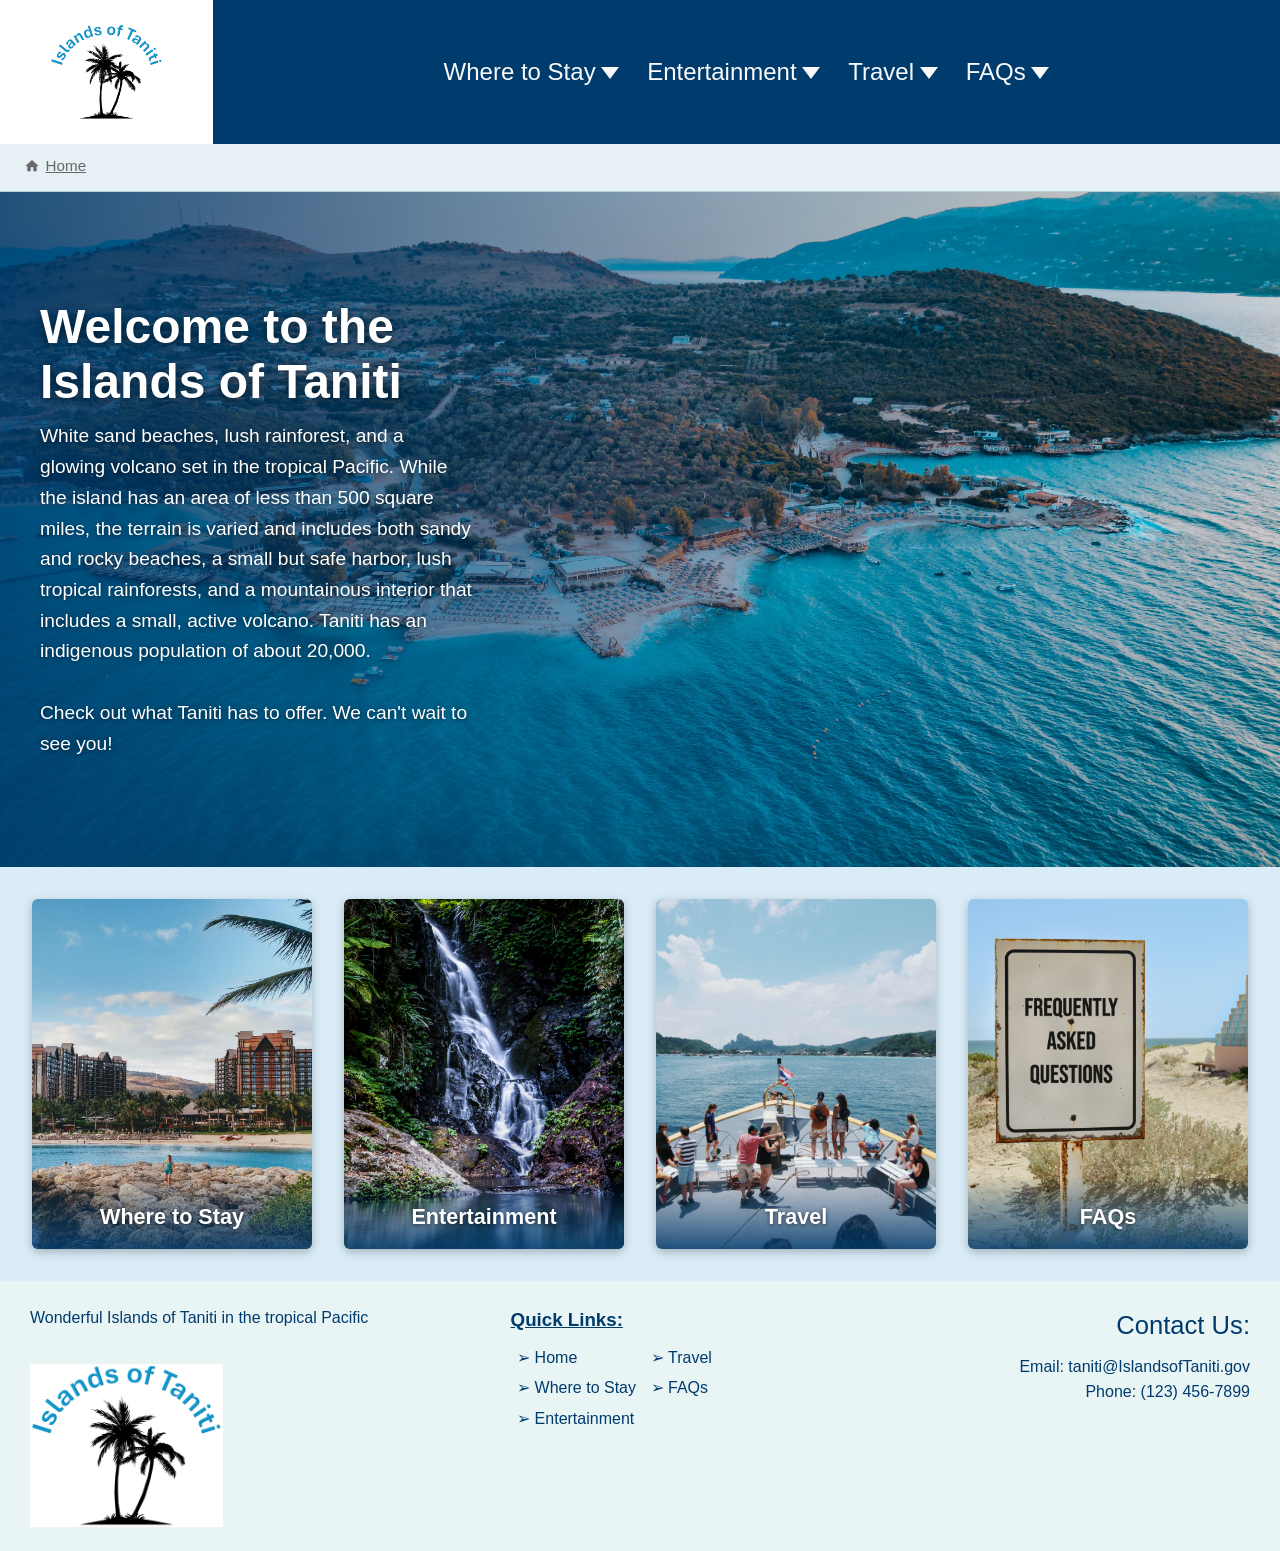
<file: index.html>
<!doctype html>
<html lang="en">
  <head>
    <meta charset="UTF-8" />
    <meta name="viewport" content="width=device-width, initial-scale=1.0" />
    <title>Islands of Taniti</title>
    <link rel="stylesheet" href="style.css" />
  </head>
  <body>
    <header class="site-header">
      <a class="logo" href="index.html">
        <img src="assets/logo.png" alt="Islands of Taniti Logo" />
      </a>

      <nav class="main-nav" aria-label="Main">
        <ul>
          <li class="has-dropdown">
            <a href="stay.html">Where to Stay</a>
            <ul class="dropdown">
              <li><a href="stay.html">Hotels and Hostels</a></li>
              <li><a href="stay.html">Resorts</a></li>
            </ul>
          </li>
          <li class="has-dropdown">
            <a href="entertainment.html">Entertainment</a>
            <ul class="dropdown">
              <li><a href="entertainment.html#beaches">Beaches</a></li>
              <li>
                <a href="entertainment.html#rainforestAndVolcano"
                  >Rainforest and Volcano</a
                >
              </li>
              <li><a href="entertainment.html#City">Taniti City</a></li>
              <li>
                <a href="entertainment.html#foodAndDrink">Food and Drink</a>
              </li>
            </ul>
          </li>
          <li class="has-dropdown">
            <a href="travel.html">Travel</a>
            <ul class="dropdown">
              <li><a href="travel.html#airAndSea">Air and Sea Travel</a></li>
              <li>
                <a href="travel.html#onIslandTransport"
                  >Transportation on the Island</a
                >
              </li>
            </ul>
          </li>
          <li class="has-dropdown">
            <a href="FAQs.html">FAQs</a>
            <ul class="dropdown">
              <li><a href="FAQs.html">FAQs</a></li>
            </ul>
          </li>
        </ul>
      </nav>
    </header>

    <nav class="breadcrumbs" aria-label="Breadcrumb">
      <ol>
        <li>
          <a href="index.html">
            <svg
              viewBox="0 0 24 24"
              width="16"
              height="16"
              fill="currentColor"
              aria-hidden="true"
            >
              <path d="M12 3 2 12h3v8h5v-6h4v6h5v-8h3z" />
            </svg>
            Home
          </a>
        </li>
      </ol>
    </nav>

    <main>
      <section class="landing">
        <img
          class="landing-photo"
          src="assets/landing.jpg"
          alt="Aerial view of the Islands of Taniti"
        /><!-- source: https://unsplash.com/photos/coastal-town-with-blue-water-and-distant-hills-H5SWkmDs4NA-->
        <div class="landing-text">
          <h1>Welcome to the Islands of Taniti</h1>
          <p>
            White sand beaches, lush rainforest, and a glowing volcano set in
            the tropical Pacific. While the island has an area of less than 500
            square miles, the terrain is varied and includes both sandy and
            rocky beaches, a small but safe harbor, lush tropical rainforests,
            and a mountainous interior that includes a small, active volcano.
            Taniti has an indigenous population of about 20,000. <br /><br />
            Check out what Taniti has to offer. We can't wait to see you!
          </p>
        </div>
      </section>

      <section class="home-links" aria-label="Explore the website">
        <a class="home-card" href="stay.html">
          <img src="assets/home-stay.jpg" alt="A beachfront resort" />
          <!--source: https://unsplash.com/photos/people-on-beach-during-daytime-iso9ebB7itw-->
          <span>Where to Stay</span>
        </a>
        <a class="home-card" href="entertainment.html">
          <img src="assets/home-entertainment.jpg" alt="A white sand beach" />
          <!--source: https://unsplash.com/photos/time-lapse-photography-of-waterfalls-JOfW3MPjVp4-->
          <span>Entertainment</span>
        </a>
        <a class="home-card" href="travel.html">
          <!--source: https://unsplash.com/photos/a-group-of-people-sitting-on-a-boat-in-the-water-cuXy50k7ysI-->
          <img
            src="assets/home-travel.jpg"
            alt="A ferry arriving at the island"
          />
          <span>Travel</span>
        </a>
        <a class="home-card" href="FAQs.html">
          <img src="assets/home-faqs.jpg" alt="A signpost on the beach" />
          <!--source: https://unsplash.com/photos/a-sign-that-says-beach-access-no-motorized-vehicles-enmfwy6HcSA-->
          <span>FAQs</span>
        </a>
      </section>
    </main>

    <footer class="site-footer">
      <div class="footer-about">
        <p>Wonderful Islands of Taniti in the tropical Pacific</p>
        <br />
        <a href="index.html"
          ><img
            src="assets/logo.png"
            alt="Islands of Taniti Logo"
            width="50%"
            height="50%"
        /></a>
      </div>

      <nav class="footer-links" aria-label="Quick links">
        <h3>Quick Links:</h3>
        <ul>
          <li><a href="index.html">Home</a></li>
          <li><a href="stay.html">Where to Stay</a></li>
          <li><a href="entertainment.html">Entertainment</a></li>
          <li><a href="travel.html">Travel</a></li>
          <li><a href="FAQs.html">FAQs</a></li>
        </ul>
      </nav>

      <div class="footer-contact">
        <h3>Contact Us:</h3>
        <p>
          Email:
          <a href="mailto:taniti@IslandsofTaniti.gov"
            >taniti@IslandsofTaniti.gov</a
          ><br />
          Phone: (123) 456-7899<br />
        </p>
      </div>
    </footer>
  </body>
</html>
</file>
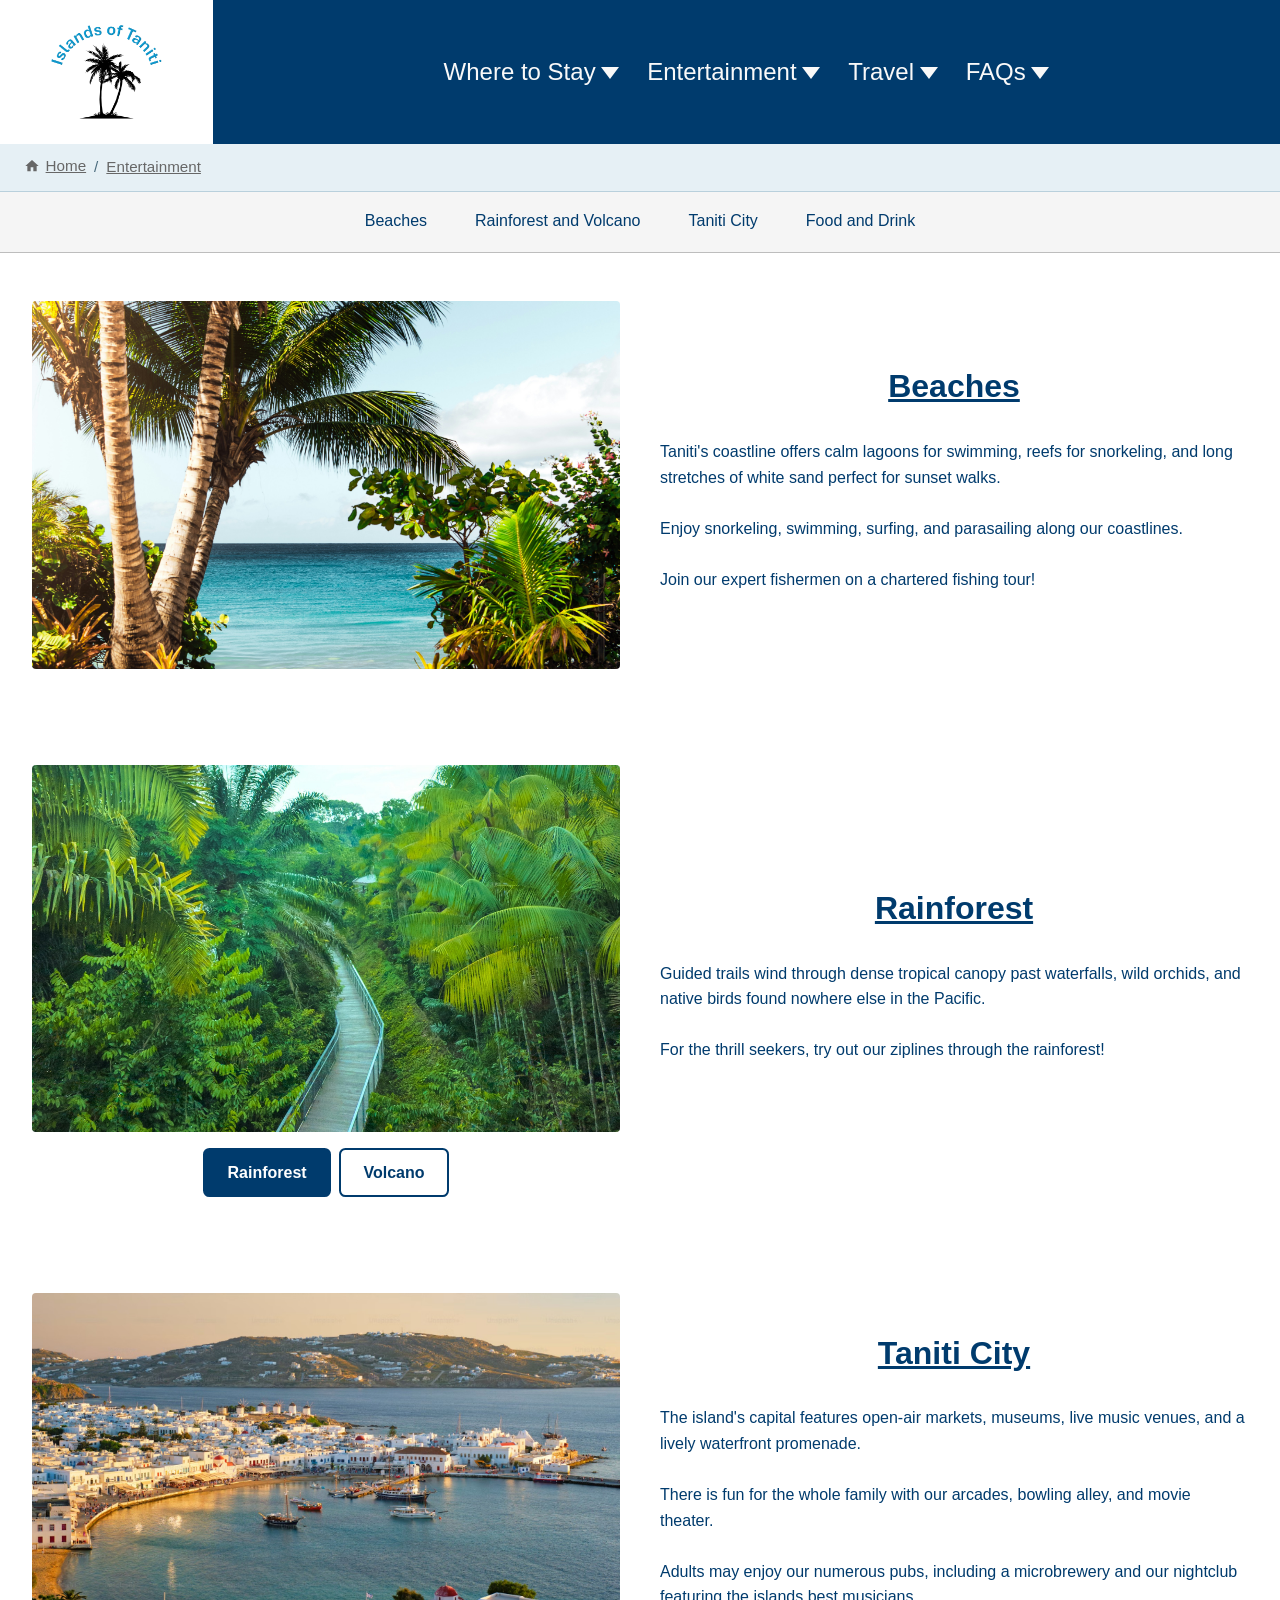
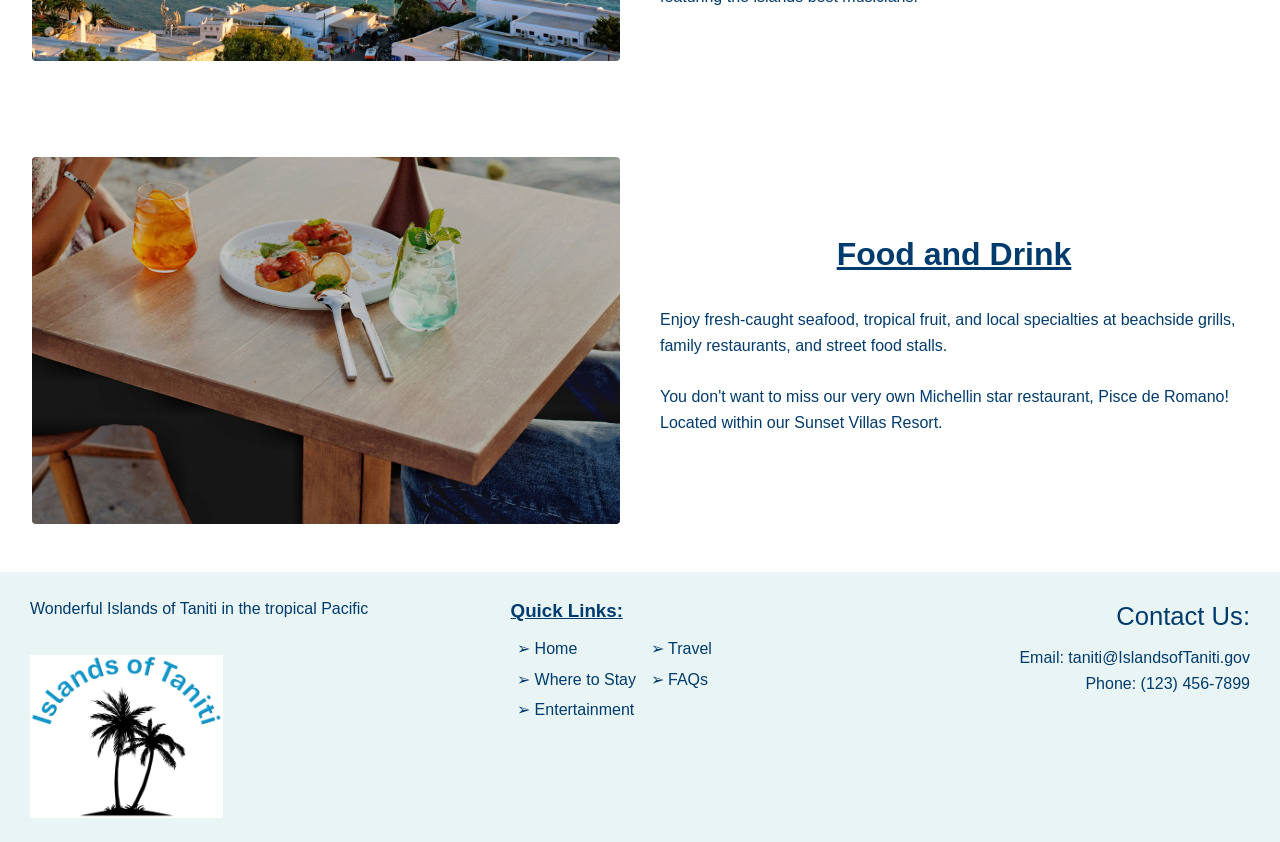
<file: entertainment.html>
<!doctype html>
<html lang="en">
  <head>
    <meta charset="UTF-8" />
    <meta name="viewport" content="width=device-width, initial-scale=1.0" />
    <title>Islands of Taniti</title>
    <link rel="stylesheet" href="style.css" />
  </head>
  <body>
    <header class="site-header">
      <a class="logo" href="index.html">
        <img src="assets/logo.png" alt="Islands of Taniti Logo" />
      </a>

      <nav class="main-nav" aria-label="Main">
        <ul>
          <li class="has-dropdown">
            <a href="stay.html">Where to Stay</a>
            <ul class="dropdown">
              <li><a href="stay.html">Hotels and Hostels</a></li>
              <li><a href="stay.html">Resorts</a></li>
            </ul>
          </li>
          <li class="has-dropdown">
            <a href="entertainment.html">Entertainment</a>
            <ul class="dropdown">
              <li><a href="entertainment.html#beaches">Beaches</a></li>
              <li>
                <a href="entertainment.html#rainforestAndVolcano"
                  >Rainforest and Volcano</a
                >
              </li>
              <li><a href="entertainment.html#City">Taniti City</a></li>
              <li>
                <a href="entertainment.html#foodAndDrink">Food and Drink</a>
              </li>
            </ul>
          </li>
          <li class="has-dropdown">
            <a href="travel.html">Travel</a>
            <ul class="dropdown">
              <li><a href="travel.html#airAndSea">Air and Sea Travel</a></li>
              <li>
                <a href="travel.html#onIslandTransport"
                  >Transportation on the Island</a
                >
              </li>
            </ul>
          </li>
          <li class="has-dropdown">
            <a href="FAQs.html">FAQs</a>
            <ul class="dropdown">
              <li><a href="FAQs.html">FAQs</a></li>
            </ul>
          </li>
        </ul>
      </nav>
    </header>

    <nav class="breadcrumbs" aria-label="Breadcrumb">
      <ol>
        <li>
          <a href="index.html">
            <svg
              viewBox="0 0 24 24"
              width="16"
              height="16"
              fill="currentColor"
              aria-hidden="true"
            >
              <path d="M12 3 2 12h3v8h5v-6h4v6h5v-8h3z" />
            </svg>
            Home
          </a>
        </li>
        <li><a href="entertainment.html">Entertainment</a></li>
      </ol>
    </nav>

    <div class="page-layout">
      <aside class="side-nav">
        <nav aria-label="On this page">
          <ul>
            <li><a href="#beaches">Beaches</a></li>
            <li><a href="#rainforestAndVolcano">Rainforest and Volcano</a></li>
            <li><a href="#City">Taniti City</a></li>
            <li><a href="#foodAndDrink">Food and Drink</a></li>
          </ul>
        </nav>
      </aside>

      <main class="page-main">
        <section class="ent-row ent-cream" id="beaches">
          <div class="ent-image">
            <img src="assets/beaches.jpg" alt="A white sand beach on Taniti" />
            <!-- source https://unsplash.com/photos/coconut-tree-on-beach-DH_u2aV3nGM-->
          </div>
          <div class="ent-text">
            <h2>Beaches</h2>
            <p>
              Taniti's coastline offers calm lagoons for swimming, reefs for
              snorkeling, and long stretches of white sand perfect for sunset
              walks. <br /><br />
              Enjoy snorkeling, swimming, surfing, and parasailing along our
              coastlines. <br /><br />
              Join our expert fishermen on a chartered fishing tour!
            </p>
          </div>
        </section>

        <section class="ent-row ent-blue ent-reverse" id="rainforestAndVolcano">
          <div class="ent-image">
            <img
              id="nature-img"
              src="assets/rainforest.jpg"
              alt="Taniti rainforest"
            />
            <!-- source:https://unsplash.com/photos/a-wooden-walkway-in-the-middle-of-a-forest-kYqk5kxs6uA -->
            <div
              class="stay-toggle"
              role="group"
              aria-label="Choose rainforest or volcano"
            >
              <button type="button" data-type="rainforest" aria-pressed="true">
                Rainforest
              </button>
              <button type="button" data-type="volcano" aria-pressed="false">
                Volcano
              </button>
            </div>
          </div>
          <div class="ent-text" id="nature-text" aria-live="polite">
            <h2>Rainforest</h2>
            <p>
              Guided trails wind through dense tropical canopy past waterfalls,
              wild orchids, and native birds found nowhere else in the Pacific.
              <br /><br />
              For the thrill seekers, try out our ziplines through the
              rainforest!
            </p>
          </div>
        </section>

        <section class="ent-row ent-cream" id="City">
          <div class="ent-image">
            <img src="assets/city.jpg" alt="Taniti City waterfront" />
            <!-- source: https://unsplash.com/photos/mykonos-town-harbor-and-windmills-xLuDstkYxbQ -->
          </div>
          <div class="ent-text">
            <h2>Taniti City</h2>
            <p>
              The island's capital features open-air markets, museums, live
              music venues, and a lively waterfront promenade. <br /><br />
              There is fun for the whole family with our arcades, bowling alley,
              and movie theater. <br /><br />
              Adults may enjoy our numerous pubs, including a microbrewery and
              our nightclub featuring the islands best musicians.
            </p>
          </div>
        </section>

        <section class="ent-row ent-blue ent-reverse" id="foodAndDrink">
          <div class="ent-image">
            <img
              src="assets/food.jpg"
              alt="Fresh seafood and tropical drinks"
            />
            <!-- source:https://unsplash.com/photos/a-man-and-a-woman-sitting-at-a-table-with-a-plate-of-food-dCBGMFARncQ -->
          </div>
          <div class="ent-text">
            <h2>Food and Drink</h2>
            <p>
              Enjoy fresh-caught seafood, tropical fruit, and local specialties
              at beachside grills, family restaurants, and street food stalls.
              <br /><br />
              You don't want to miss our very own Michellin star restaurant,
              Pisce de Romano! Located within our Sunset Villas Resort.
            </p>
          </div>
        </section>
      </main>

      <script>
        const natureData = {
          rainforest: {
            img: "assets/rainforest.jpg", <!-- source:https://unsplash.com/photos/a-wooden-walkway-in-the-middle-of-a-forest-kYqk5kxs6uA -->
            alt: "Taniti rainforest",
            title: "Rainforest",
            text: "Guided trails wind through dense tropical canopy past waterfalls, wild orchids, and native birds found nowhere else in the Pacific. <br /><br /> For the thrill seekers, try out our ziplines through the rainforest!",
          },
          volcano: {
            img: "assets/volcano.jpg", <!-- source: https://unsplash.com/photos/a-beach-with-a-mountain-in-the-background-ul_L9MW7P6g-->
            alt: "Taniti volcano",
            title: "Volcano",
            text: "With our own active volcano, Mount Vormir, see the powers of the earth up close! <br /><br /> Hike to the crater rim for sweeping views, or join a sunrise tour to see steaming vents and black lava fields up close.",
          },
        };

        const natureImg = document.getElementById("nature-img");
        const natureText = document.getElementById("nature-text");
        const natureButtons = document.querySelectorAll(
          "#rainforestAndVolcano .stay-toggle button",
        );

        natureButtons.forEach((btn) => {
          btn.addEventListener("click", () => {
            const d = natureData[btn.dataset.type];
            natureImg.src = d.img;
            natureImg.alt = d.alt;
            natureText.innerHTML = `<h2>${d.title}</h2><p>${d.text}</p>`;
            natureButtons.forEach((b) =>
              b.setAttribute("aria-pressed", b === btn),
            );
          });
        });
      </script>
    </div>

    <footer class="site-footer">
      <div class="footer-about">
        <p>Wonderful Islands of Taniti in the tropical Pacific</p>
        <br />
        <a href="index.html"
          ><img
            src="assets/logo.png"
            alt="Islands of Taniti Logo"
            width="50%"
            height="50%"
        /></a>
      </div>

      <nav class="footer-links" aria-label="Quick links">
        <h3>Quick Links:</h3>
        <ul>
          <li><a href="index.html">Home</a></li>
          <li><a href="stay.html">Where to Stay</a></li>
          <li><a href="entertainment.html">Entertainment</a></li>
          <li><a href="travel.html">Travel</a></li>
          <li><a href="FAQs.html">FAQs</a></li>
        </ul>
      </nav>

      <div class="footer-contact">
        <h3>Contact Us:</h3>
        <p>
          Email:
          <a href="mailto:taniti@IslandsofTaniti.gov"
            >taniti@IslandsofTaniti.gov</a
          ><br />
          Phone: (123) 456-7899<br />
        </p>
      </div>
    </footer>
  </body>
</html>
</file>
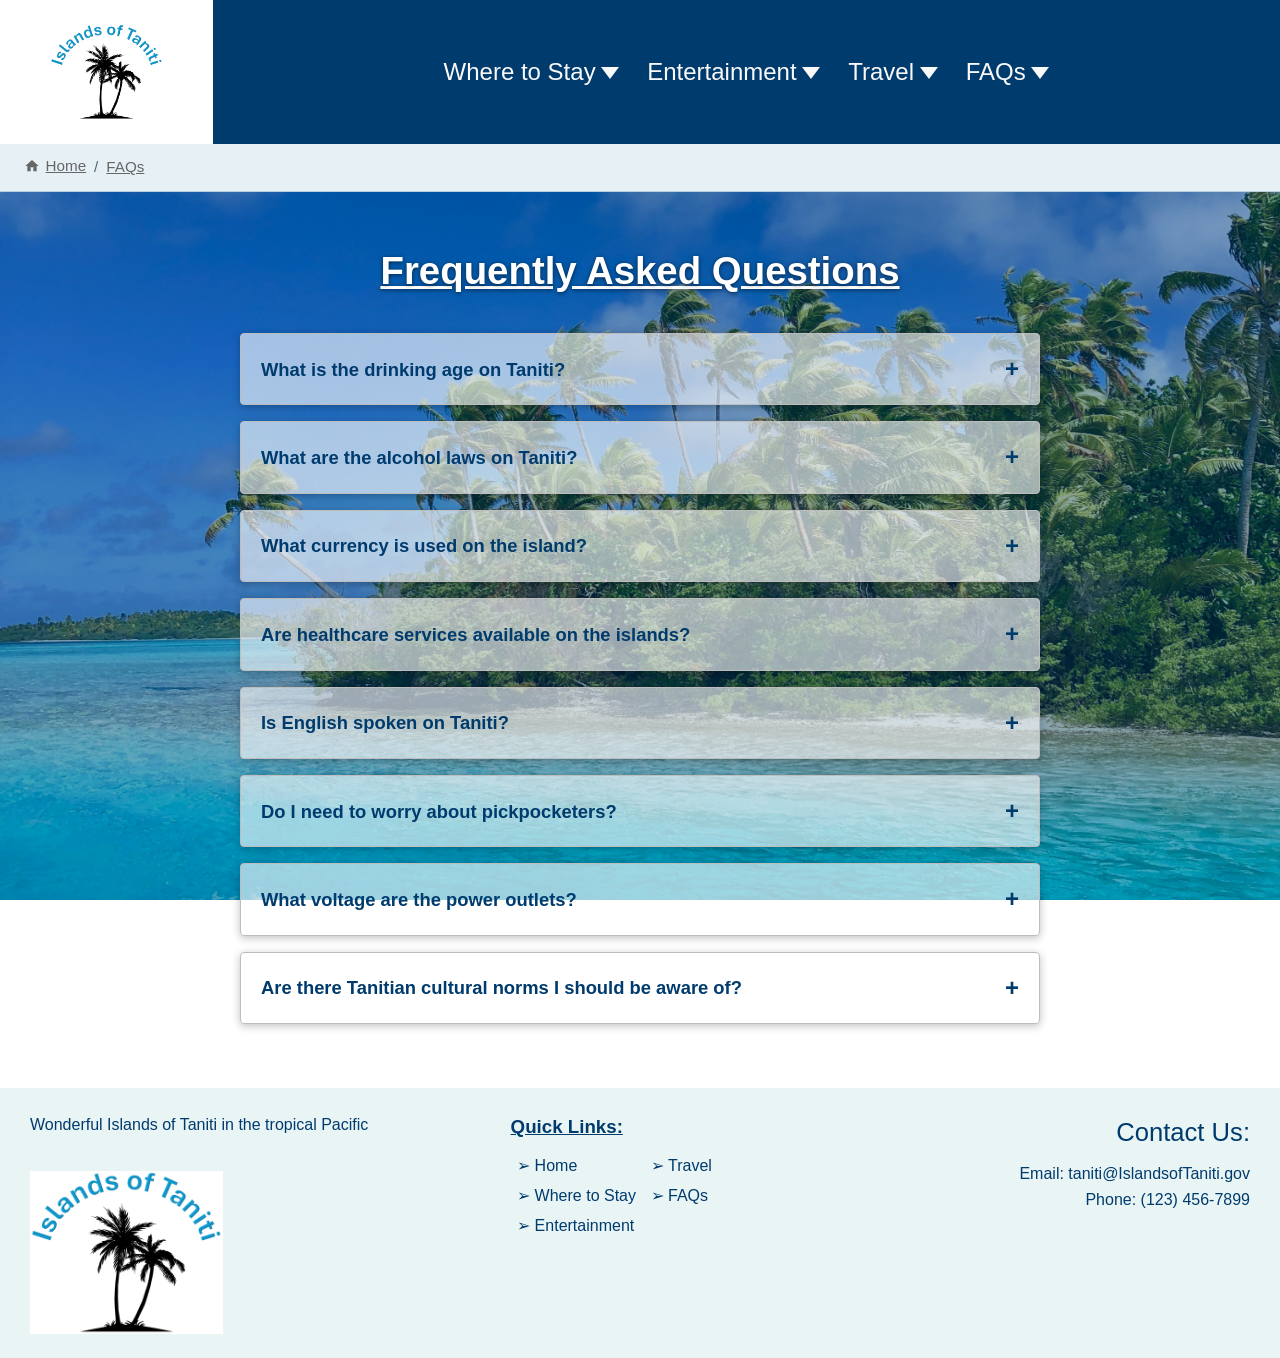
<file: FAQs.html>
<!doctype html>
<!---->
<html lang="en">
  <head>
    <meta charset="UTF-8" />
    <meta name="viewport" content="width=device-width, initial-scale=1.0" />
    <title>Islands of Taniti</title>
    <link rel="stylesheet" href="style.css" />
  </head>
  <body>
    <header class="site-header">
      <a class="logo" href="index.html">
        <img src="assets/logo.png" alt="Islands of Taniti Logo" />
      </a>

      <nav class="main-nav" aria-label="Main">
        <ul>
          <li class="has-dropdown">
            <a href="stay.html">Where to Stay</a>
            <ul class="dropdown">
              <li><a href="stay.html">Hotels and Hostels</a></li>
              <li><a href="stay.html">Resorts</a></li>
            </ul>
          </li>
          <li class="has-dropdown">
            <a href="entertainment.html">Entertainment</a>
            <ul class="dropdown">
              <li><a href="entertainment.html#beaches">Beaches</a></li>
              <li>
                <a href="entertainment.html#rainforestAndVolcano"
                  >Rainforest and Volcano</a
                >
              </li>
              <li><a href="entertainment.html#City">Taniti City</a></li>
              <li>
                <a href="entertainment.html#foodAndDrink">Food and Drink</a>
              </li>
            </ul>
          </li>
          <li class="has-dropdown">
            <a href="travel.html">Travel</a>
            <ul class="dropdown">
              <li><a href="travel.html#airAndSea">Air and Sea Travel</a></li>
              <li>
                <a href="travel.html#onIslandTransport"
                  >Transportation on the Island</a
                >
              </li>
            </ul>
          </li>
          <li class="has-dropdown">
            <a href="FAQs.html">FAQs</a>
            <ul class="dropdown">
              <li><a href="FAQs.html">FAQs</a></li>
            </ul>
          </li>
        </ul>
      </nav>
    </header>

    <nav class="breadcrumbs" aria-label="Breadcrumb">
      <ol>
        <li>
          <a href="index.html">
            <svg
              viewBox="0 0 24 24"
              width="16"
              height="16"
              fill="currentColor"
              aria-hidden="true"
            >
              <path d="M12 3 2 12h3v8h5v-6h4v6h5v-8h3z" />
            </svg>
            Home
          </a>
        </li>
        <li><a href="FAQs.html">FAQs</a></li>
      </ol>
    </nav>

    <main>
      <main
        class="faq-page"
        style="--faq-img: url(&quot;assets/island.jpg&quot;)"
      >
        <!--source: https://unsplash.com/photos/green-palm-trees-on-beach-under-blue-sky-and-white-clouds-during-daytime-JGmuEnZ8Yxk-->
        <h1>Frequently Asked Questions</h1>

        <div class="info-sections faq-list">
          <details>
            <summary>What is the drinking age on Taniti?</summary>
            <div class="details-body">
              <p>
                The drinking age on Taniti is 18, although is not strictly
                enforced.
              </p>
            </div>
          </details>

          <details>
            <summary>What are the alcohol laws on Taniti?</summary>
            <div class="details-body">
              <p>
                Alcohol is not allowed to be served or sold between the hours of
                midnight and 9:00 a.m.
              </p>
            </div>
          </details>

          <details>
            <summary>What currency is used on the island?</summary>
            <div class="details-body">
              <p>
                Taniti uses the U.S. dollar as its currency, but many businesses
                will also accept euros and yen. Several banks facilitate
                currency exchange, and many businesses accept major credit
                cards.
              </p>
            </div>
          </details>

          <details>
            <summary>Are healthcare services available on the islands?</summary>
            <div class="details-body">
              <p>
                There is one hospital and several clinics. The hospital has many
                multilingual employees.
              </p>
            </div>
          </details>

          <details>
            <summary>Is English spoken on Taniti?</summary>
            <div class="details-body">
              <p>
                Many younger Tanitians speak fluent English. Very little English
                is spoken in rural areas, especially by the older residents.
              </p>
            </div>
          </details>

          <details>
            <summary>Do I need to worry about pickpocketers?</summary>
            <div class="details-body">
              <p>
                Violent crime is very rare on Taniti, but as tourism increases,
                there are more reports of pickpocketing and other petty crimes.
              </p>
            </div>
          </details>

          <details>
            <summary>What voltage are the power outlets?</summary>
            <div class="details-body">
              <p>
                Power outlets are 120 volts (the same as in the United States).
              </p>
            </div>
          </details>

          <details>
            <summary>
              Are there Tanitian cultural norms I should be aware of?
            </summary>
            <div class="details-body">
              <p>
                Taniti enjoys a large number of national holidays, and many
                tourist attractions and restaurants will be closed on holidays,
                so visitors should plan accordingly.
              </p>
            </div>
          </details>
        </div>
      </main>
    </main>

    <footer class="site-footer">
      <div class="footer-about">
        <p>Wonderful Islands of Taniti in the tropical Pacific</p>
        <br />
        <a href="index.html"
          ><img
            src="assets/logo.png"
            alt="Islands of Taniti Logo"
            width="50%"
            height="50%"
        /></a>
      </div>

      <nav class="footer-links" aria-label="Quick links">
        <h3>Quick Links:</h3>
        <ul>
          <li><a href="index.html">Home</a></li>
          <li><a href="stay.html">Where to Stay</a></li>
          <li><a href="entertainment.html">Entertainment</a></li>
          <li><a href="travel.html">Travel</a></li>
          <li><a href="FAQs.html">FAQs</a></li>
        </ul>
      </nav>

      <div class="footer-contact">
        <h3>Contact Us:</h3>
        <p>
          Email:
          <a href="mailto:taniti@IslandsofTaniti.gov"
            >taniti@IslandsofTaniti.gov</a
          ><br />
          Phone: (123) 456-7899<br />
        </p>
      </div>
    </footer>
  </body>
</html>
</file>
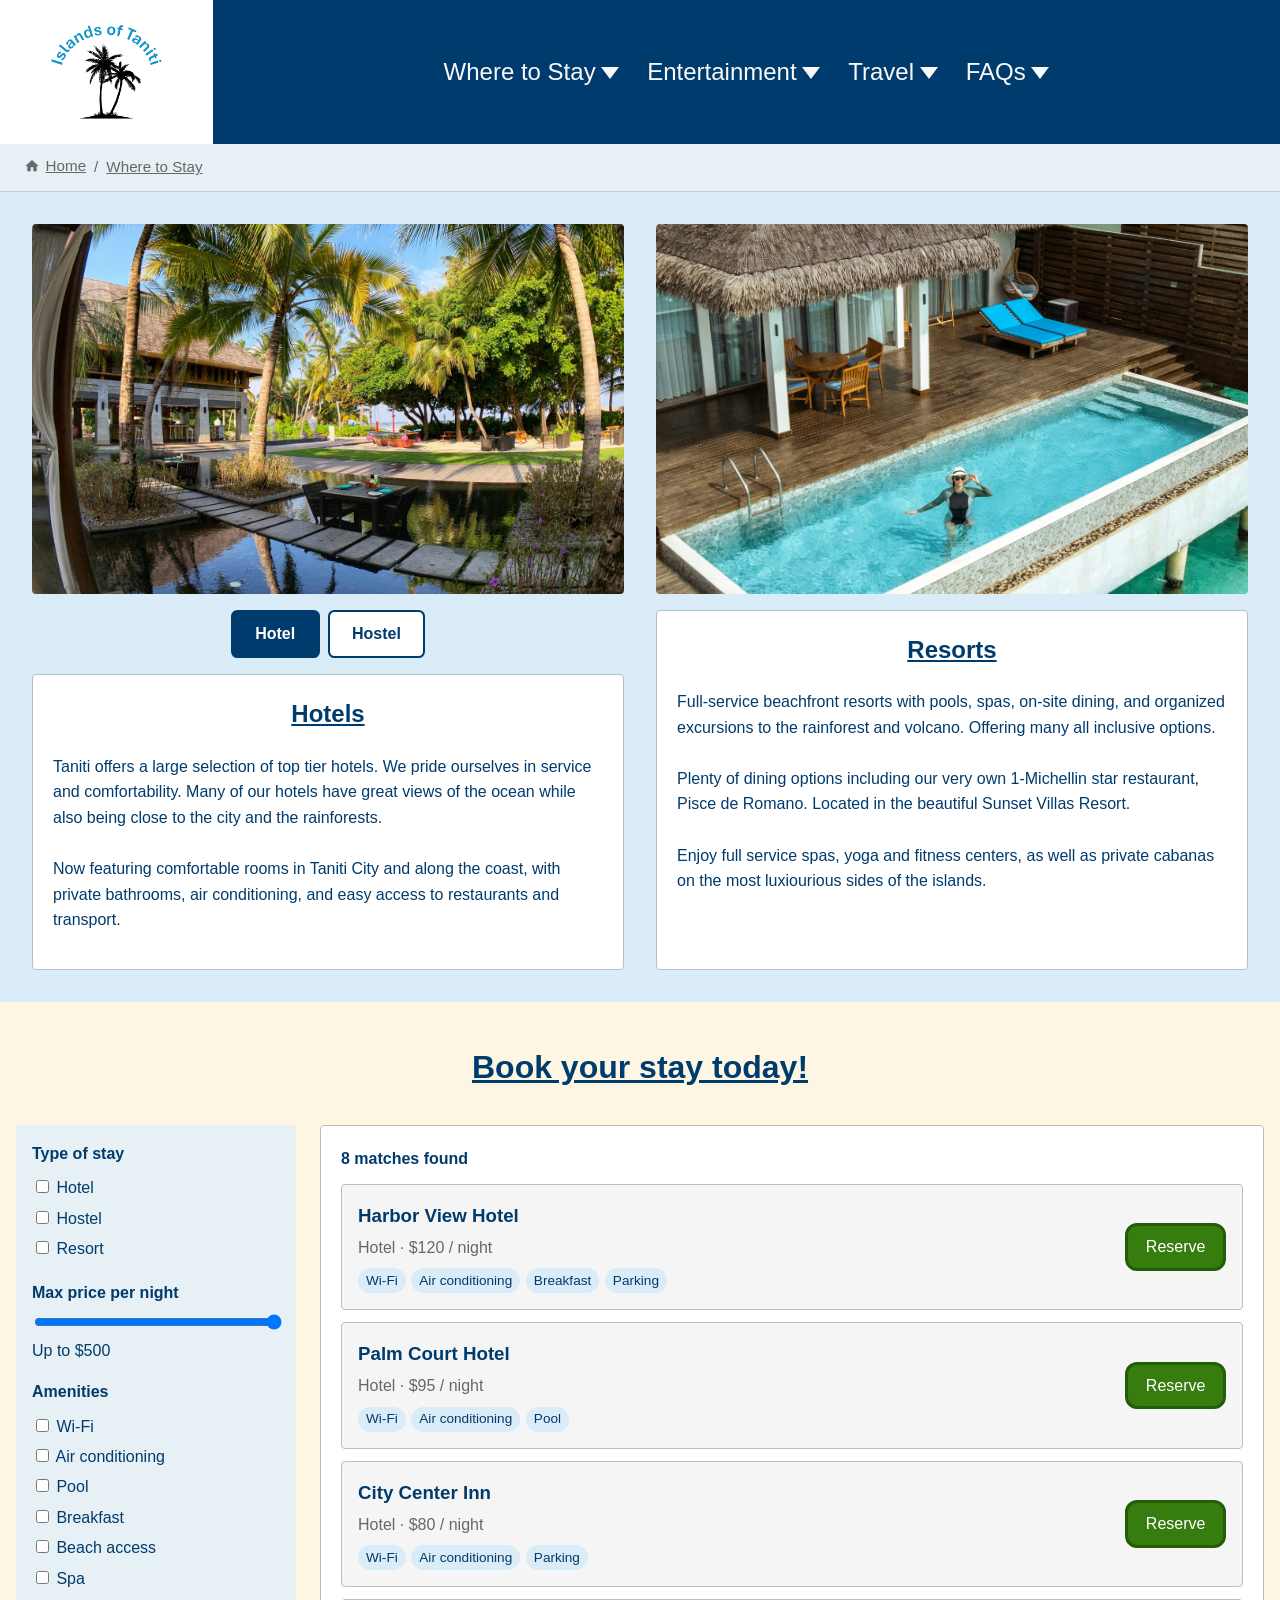
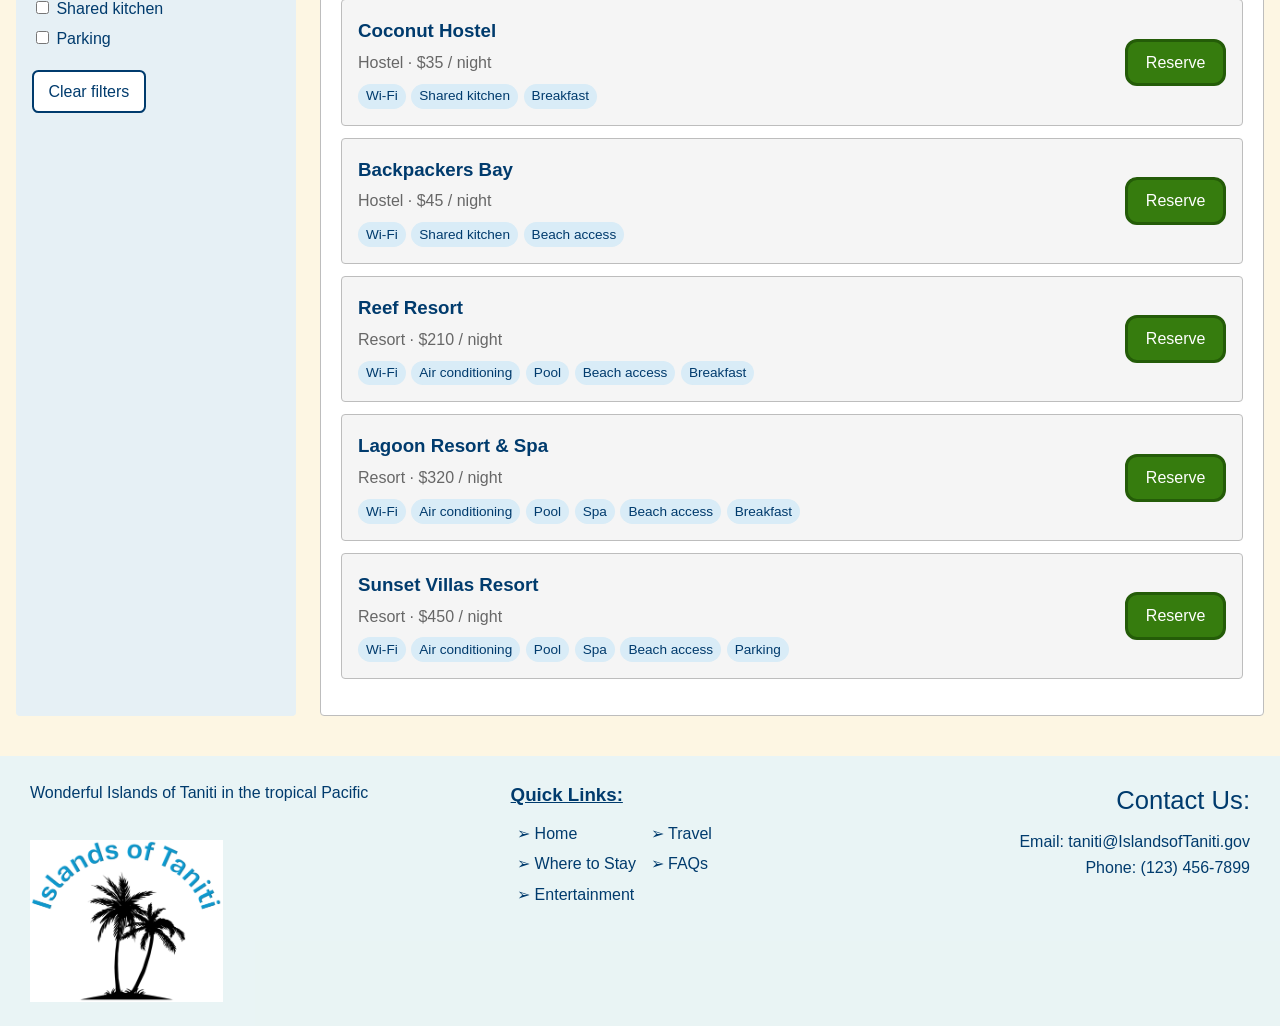
<file: stay.html>
<!doctype html>
<html lang="en">
  <head>
    <meta charset="UTF-8" />
    <meta name="viewport" content="width=device-width, initial-scale=1.0" />
    <title>Islands of Taniti</title>
    <link rel="stylesheet" href="style.css" />
  </head>
  <body>
    <header class="site-header">
      <a class="logo" href="index.html">
        <img src="assets/logo.png" alt="Islands of Taniti Logo" />
      </a>

      <nav class="main-nav" aria-label="Main">
        <ul>
          <li class="has-dropdown">
            <a href="stay.html">Where to Stay</a>
            <ul class="dropdown">
              <li><a href="stay.html">Hotels and Hostels</a></li>
              <li><a href="stay.html">Resorts</a></li>
            </ul>
          </li>
          <li class="has-dropdown">
            <a href="entertainment.html">Entertainment</a>
            <ul class="dropdown">
              <li><a href="entertainment.html#beaches">Beaches</a></li>
              <li>
                <a href="entertainment.html#rainforestAndVolcano"
                  >Rainforest and Volcano</a
                >
              </li>
              <li><a href="entertainment.html#City">Taniti City</a></li>
              <li>
                <a href="entertainment.html#foodAndDrink">Food and Drink</a>
              </li>
            </ul>
          </li>
          <li class="has-dropdown">
            <a href="travel.html">Travel</a>
            <ul class="dropdown">
              <li><a href="travel.html#airAndSea">Air and Sea Travel</a></li>
              <li>
                <a href="travel.html#onIslandTransport"
                  >Transportation on the Island</a
                >
              </li>
            </ul>
          </li>
          <li class="has-dropdown">
            <a href="FAQs.html">FAQs</a>
            <ul class="dropdown">
              <li><a href="FAQs.html">FAQs</a></li>
            </ul>
          </li>
        </ul>
      </nav>
    </header>

    <nav class="breadcrumbs" aria-label="Breadcrumb">
      <ol>
        <li>
          <a href="index.html">
            <svg
              viewBox="0 0 24 24"
              width="16"
              height="16"
              fill="currentColor"
              aria-hidden="true"
            >
              <path d="M12 3 2 12h3v8h5v-6h4v6h5v-8h3z" />
            </svg>
            Home
          </a>
        </li>
        <li><a href="stay.html">Where to Stay</a></li>
      </ol>
    </nav>

    <main class="page-main">
      <section class="stay-columns">
        <div class="stay-col">
          <img id="stay-img" src="assets/hotel.jpg" alt="A Taniti hotel" />

          <div
            class="stay-toggle"
            role="group"
            aria-label="Choose accommodation type"
          >
            <button type="button" data-type="hotel" aria-pressed="true">
              Hotel
            </button>
            <button type="button" data-type="hostel" aria-pressed="false">
              Hostel
            </button>
          </div>

          <div class="stay-text" id="stay-text" aria-live="polite">
            <h2>Hotels</h2>
            <p>
              Taniti offers a large selection of top tier hotels. We pride
              ourselves in service and comfortability. Many of our hotels have
              great views of the ocean while also being close to the city and
              the rainforests. <br /><br />
              Now featuring comfortable rooms in Taniti City and along the
              coast, with private bathrooms, air conditioning, and easy access
              to restaurants and transport.
            </p>
          </div>
        </div>

        <div class="stay-col">
          <img src="assets/resort.jpg" alt="A beachfront resort on Taniti" />
          <!-- source: https://unsplash.com/photos/woman-in-overwater-villa-pool-TEFh8ZXe57k -->

          <div class="stay-text">
            <h2>Resorts</h2>
            <p>
              Full-service beachfront resorts with pools, spas, on-site dining,
              and organized excursions to the rainforest and volcano. Offering
              many all inclusive options. <br /><br />
              Plenty of dining options including our very own 1-Michellin star
              restaurant, Pisce de Romano. Located in the beautiful Sunset
              Villas Resort. <br /><br />
              Enjoy full service spas, yoga and fitness centers, as well as
              private cabanas on the most luxiourious sides of the islands.
            </p>
          </div>
        </div>
      </section>

      <section class="reserve" id="reserve">
        <h2 class="reserve-title">Book your stay today!</h2>

        <form
          class="reserve-filters"
          id="reserve-filters"
          aria-label="Filter places to stay"
        >
          <fieldset>
            <legend>Type of stay</legend>
            <label
              ><input type="checkbox" name="type" value="hotel" /> Hotel</label
            >
            <label
              ><input type="checkbox" name="type" value="hostel" />
              Hostel</label
            >
            <label
              ><input type="checkbox" name="type" value="resort" />
              Resort</label
            >
          </fieldset>

          <fieldset>
            <legend>Max price per night</legend>
            <input
              type="range"
              id="price-range"
              min="30"
              max="500"
              step="10"
              value="500"
            />
            <output id="price-output" for="price-range">Up to $500</output>
          </fieldset>

          <fieldset>
            <legend>Amenities</legend>
            <label
              ><input type="checkbox" name="amenity" value="wifi" />
              Wi-Fi</label
            >
            <label
              ><input type="checkbox" name="amenity" value="ac" /> Air
              conditioning</label
            >
            <label
              ><input type="checkbox" name="amenity" value="pool" /> Pool</label
            >
            <label
              ><input type="checkbox" name="amenity" value="breakfast" />
              Breakfast</label
            >
            <label
              ><input type="checkbox" name="amenity" value="beach" /> Beach
              access</label
            >
            <label
              ><input type="checkbox" name="amenity" value="spa" /> Spa</label
            >
            <label
              ><input type="checkbox" name="amenity" value="kitchen" /> Shared
              kitchen</label
            >
            <label
              ><input type="checkbox" name="amenity" value="parking" />
              Parking</label
            >
          </fieldset>

          <button type="reset" class="reserve-clear">Clear filters</button>
        </form>

        <div class="reserve-results" id="reserve-results">
          <p class="reserve-count" id="reserve-count" aria-live="polite"></p>
          <ul class="reserve-list" id="reserve-list"></ul>
          <p class="reserve-status" id="reserve-status" aria-live="polite"></p>
        </div>
      </section>

      <script>
        const stayData = {
          hotel: {
            img: "assets/hotel.jpg", // source: https://unsplash.com/photos/brown-wooden-picnic-table-near-palm-trees-and-body-of-water-during-daytime-7EHUvrQ6Ahc
            alt: "A Taniti hotel",
            title: "Hotels",
            text: "Taniti offers a large selection of top tier hotels. We pride ourselves in service and comfortability. Many of our hotels have great views of the ocean while also being close to the city and the rainforests. <br /><br /> Now featuring comfortable rooms in Taniti City and along the coast, with private bathrooms, air conditioning, and easy access to restaurants and transport.",
          },
          hostel: {
            img: "assets/hostel.jpg", // source: https://unsplash.com/photos/a-room-filled-with-lots-of-bunk-beds-next-to-a-window-TzMGehZmocI
            alt: "A Taniti hostel common room",
            title: "Hostels",
            text: "Budget-friendly dorms and private rooms with shared kitchens and lounges, a great way to meet other travelers. <br \><br \> Plenty of beach access hostels have been formed around the perimiters of the islands. Great for travelers who like to explore.",
          },
        };

        const stayImg = document.getElementById("stay-img");
        const stayText = document.getElementById("stay-text");
        const stayButtons = document.querySelectorAll(".stay-toggle button");

        stayButtons.forEach((btn) => {
          btn.addEventListener("click", () => {
            const d = stayData[btn.dataset.type];
            stayImg.src = d.img;
            stayImg.alt = d.alt;
            stayText.innerHTML = `<h2>${d.title}</h2><p>${d.text}</p>`;
            stayButtons.forEach((b) =>
              b.setAttribute("aria-pressed", b === btn),
            );
          });
        });
      </script>

      <script>
        const places = [
          {
            name: "Harbor View Hotel",
            type: "hotel",
            price: 120,
            amenities: ["wifi", "ac", "breakfast", "parking"],
          },
          {
            name: "Palm Court Hotel",
            type: "hotel",
            price: 95,
            amenities: ["wifi", "ac", "pool"],
          },
          {
            name: "City Center Inn",
            type: "hotel",
            price: 80,
            amenities: ["wifi", "ac", "parking"],
          },
          {
            name: "Coconut Hostel",
            type: "hostel",
            price: 35,
            amenities: ["wifi", "kitchen", "breakfast"],
          },
          {
            name: "Backpackers Bay",
            type: "hostel",
            price: 45,
            amenities: ["wifi", "kitchen", "beach"],
          },
          {
            name: "Reef Resort",
            type: "resort",
            price: 210,
            amenities: ["wifi", "ac", "pool", "beach", "breakfast"],
          },
          {
            name: "Lagoon Resort & Spa",
            type: "resort",
            price: 320,
            amenities: ["wifi", "ac", "pool", "spa", "beach", "breakfast"],
          },
          {
            name: "Sunset Villas Resort",
            type: "resort",
            price: 450,
            amenities: ["wifi", "ac", "pool", "spa", "beach", "parking"],
          },
        ];

        const amenityLabels = {
          wifi: "Wi-Fi",
          ac: "Air conditioning",
          pool: "Pool",
          breakfast: "Breakfast",
          beach: "Beach access",
          spa: "Spa",
          kitchen: "Shared kitchen",
          parking: "Parking",
        };

        const reserveForm = document.getElementById("reserve-filters");
        const reserveList = document.getElementById("reserve-list");
        const reserveCount = document.getElementById("reserve-count");
        const reserveStatus = document.getElementById("reserve-status");
        const priceRange = document.getElementById("price-range");
        const priceOutput = document.getElementById("price-output");

        function checkedValues(name) {
          return [
            ...reserveForm.querySelectorAll(`input[name="${name}"]:checked`),
          ].map((i) => i.value);
        }

        function renderPlaces() {
          const types = checkedValues("type");
          const wanted = checkedValues("amenity");
          const maxPrice = Number(priceRange.value);
          priceOutput.textContent = `Up to $${maxPrice}`;

          const matches = places.filter(
            (p) =>
              (types.length === 0 || types.includes(p.type)) &&
              p.price <= maxPrice &&
              wanted.every((a) => p.amenities.includes(a)),
          );

          reserveStatus.textContent = "";
          reserveCount.textContent = `${matches.length} match${matches.length === 1 ? "" : "es"} found`;

          reserveList.innerHTML = matches
            .map(
              (p) => `
      <li class="reserve-card">
        <div>
          <h3>${p.name}</h3>
          <p class="reserve-type">${p.type[0].toUpperCase() + p.type.slice(1)} &middot; $${p.price} / night</p>
          <p class="reserve-tags">${p.amenities.map((a) => `<span>${amenityLabels[a]}</span>`).join("")}</p>
        </div>
        <button type="button" class="reserve-select" data-name="${p.name}">Reserve</button>
      </li>
    `,
            )
            .join("");
        }

        reserveForm.addEventListener("input", renderPlaces);
        reserveForm.addEventListener("reset", () => setTimeout(renderPlaces));

        reserveList.addEventListener("click", (e) => {
          const btn = e.target.closest(".reserve-select");
          if (btn)
            reserveStatus.textContent = `Reservation request started for ${btn.dataset.name}.`;
        });

        renderPlaces();
      </script>
    </main>

    <footer class="site-footer">
      <div class="footer-about">
        <p>Wonderful Islands of Taniti in the tropical Pacific</p>
        <br />
        <a href="index.html"
          ><img
            src="assets/logo.png"
            alt="Islands of Taniti Logo"
            width="50%"
            height="50%"
        /></a>
      </div>

      <nav class="footer-links" aria-label="Quick links">
        <h3>Quick Links:</h3>
        <ul>
          <li><a href="index.html">Home</a></li>
          <li><a href="stay.html">Where to Stay</a></li>
          <li><a href="entertainment.html">Entertainment</a></li>
          <li><a href="travel.html">Travel</a></li>
          <li><a href="FAQs.html">FAQs</a></li>
        </ul>
      </nav>

      <div class="footer-contact">
        <h3>Contact Us:</h3>
        <p>
          Email:
          <a href="mailto:taniti@IslandsofTaniti.gov"
            >taniti@IslandsofTaniti.gov</a
          ><br />
          Phone: (123) 456-7899<br />
        </p>
      </div>
    </footer>
  </body>
</html>
</file>
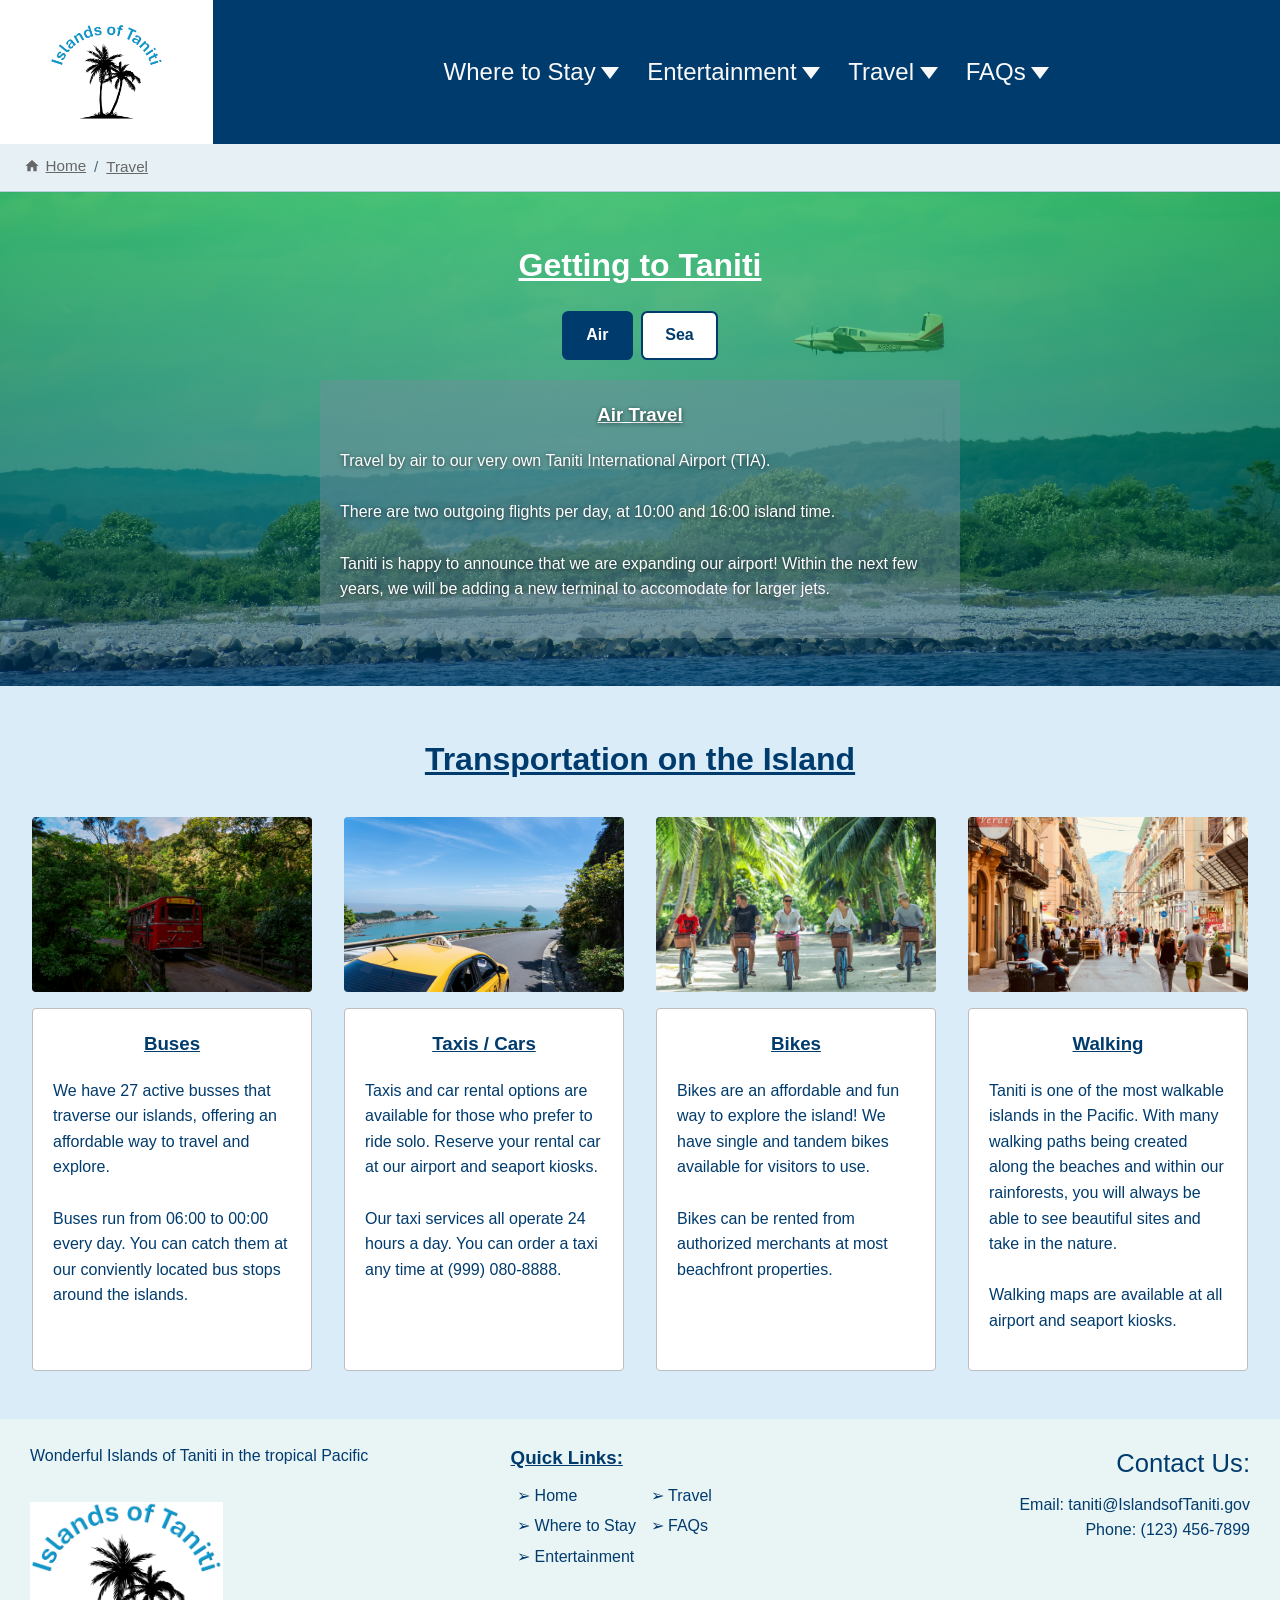
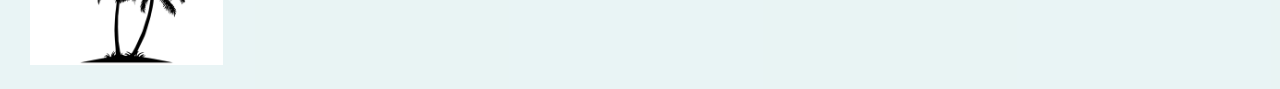
<file: travel.html>
<!doctype html>
<html lang="en">
  <head>
    <meta charset="UTF-8" />
    <meta name="viewport" content="width=device-width, initial-scale=1.0" />
    <title>Islands of Taniti</title>
    <link rel="stylesheet" href="style.css" />
  </head>
  <body>
    <header class="site-header">
      <a class="logo" href="index.html">
        <img src="assets/logo.png" alt="Islands of Taniti Logo" />
      </a>

      <nav class="main-nav" aria-label="Main">
        <ul>
          <li class="has-dropdown">
            <a href="stay.html">Where to Stay</a>
            <ul class="dropdown">
              <li><a href="stay.html">Hotels and Hostels</a></li>
              <li><a href="stay.html">Resorts</a></li>
            </ul>
          </li>
          <li class="has-dropdown">
            <a href="entertainment.html">Entertainment</a>
            <ul class="dropdown">
              <li><a href="entertainment.html#beaches">Beaches</a></li>
              <li>
                <a href="entertainment.html#rainforestAndVolcano"
                  >Rainforest and Volcano</a
                >
              </li>
              <li><a href="entertainment.html#City">Taniti City</a></li>
              <li>
                <a href="entertainment.html#foodAndDrink">Food and Drink</a>
              </li>
            </ul>
          </li>
          <li class="has-dropdown">
            <a href="travel.html">Travel</a>
            <ul class="dropdown">
              <li><a href="travel.html#airAndSea">Air and Sea Travel</a></li>
              <li>
                <a href="travel.html#onIslandTransport"
                  >Transportation on the Island</a
                >
              </li>
            </ul>
          </li>
          <li class="has-dropdown">
            <a href="FAQs.html">FAQs</a>
            <ul class="dropdown">
              <li><a href="FAQs.html">FAQs</a></li>
            </ul>
          </li>
        </ul>
      </nav>
    </header>

    <nav class="breadcrumbs" aria-label="Breadcrumb">
      <ol>
        <li>
          <a href="index.html">
            <svg
              viewBox="0 0 24 24"
              width="16"
              height="16"
              fill="currentColor"
              aria-hidden="true"
            >
              <path d="M12 3 2 12h3v8h5v-6h4v6h5v-8h3z" />
            </svg>
            Home
          </a>
        </li>
        <li><a href="travel.html">Travel</a></li>
      </ol>
    </nav>

    <main class="page-main">
      <section
        class="travel-hero"
        id="airAndSea"
        style="--hero-img: url(&quot;assets/air.jpg&quot;)"
      >
        <h2>Getting to Taniti</h2>

        <div
          class="stay-toggle"
          role="group"
          aria-label="Choose air or sea travel"
        >
          <button type="button" data-type="air" aria-pressed="true">Air</button>
          <button type="button" data-type="sea" aria-pressed="false">
            Sea
          </button>
        </div>

        <div class="travel-text" id="travel-text" aria-live="polite">
          <h3>Air Travel</h3>
          <p>
            Travel by air to our very own Taniti International Airport (TIA).
            <br /><br />
            There are two outgoing flights per day, at 10:00 and 16:00 island
            time. <br /><br />
            Taniti is happy to announce that we are expanding our airport!
            Within the next few years, we will be adding a new terminal to
            accomodate for larger jets.
          </p>
        </div>
      </section>

      <!-- Row 2: Transportation on the Island -->
      <section class="island-transport" id="onIslandTransport">
        <h2>Transportation on the Island</h2>

        <div class="transport-grid">
          <div class="stay-col">
            <img src="assets/bus.jpg" alt="A bus on Taniti" />
            <!-- source: https://unsplash.com/photos/a-red-bus-drives-through-a-lush-green-forest-kkQaPA_Uqzs-->
            <div class="stay-text">
              <h3>Buses</h3>
              <p>
                We have 27 active busses that traverse our islands, offering an
                affordable way to travel and explore. <br /><br />
                Buses run from 06:00 to 00:00 every day. You can catch them at
                our conviently located bus stops around the islands.
              </p>
            </div>
          </div>

          <div class="stay-col">
            <img src="assets/taxi.jpg" alt="A taxi on Taniti" />
            <div class="stay-text">
              <h3>Taxis / Cars</h3>
              <p>
                Taxis and car rental options are available for those who prefer
                to ride solo. Reserve your rental car at our airport and seaport
                kiosks.<br /><br />
                Our taxi services all operate 24 hours a day. You can order a
                taxi any time at (999) 080-8888.
              </p>
            </div>
          </div>

          <div class="stay-col">
            <img src="assets/bike.jpg" alt="Bicycles on Taniti" />
            <!-- source: https://unsplash.com/photos/family-cycling-on-a-sandy-path-lined-with-palm-trees-MURUwMSlA4U-->
            <div class="stay-text">
              <h3>Bikes</h3>
              <p>
                Bikes are an affordable and fun way to explore the island! We
                have single and tandem bikes available for visitors to use.<br /><br />
                Bikes can be rented from authorized merchants at most beachfront
                properties.
              </p>
            </div>
          </div>

          <div class="stay-col">
            <img src="assets/walking.jpg" alt="Walking on Taniti" />
            <!--source: https://unsplash.com/photos/people-walking-on-street-aTMOk0f_K20-->
            <div class="stay-text">
              <h3>Walking</h3>
              <p>
                Taniti is one of the most walkable islands in the Pacific. With
                many walking paths being created along the beaches and within
                our rainforests, you will always be able to see beautiful sites
                and take in the nature. <br /><br />
                Walking maps are available at all airport and seaport kiosks.
              </p>
            </div>
          </div>
        </div>
      </section>
    </main>

    <script>
      const travelData = {
        air: {
          img: "assets/air.jpg", <!-- source: https://unsplash.com/photos/white-and-red-boat-on-sea-during-daytime-Xo7MkRUKNPQ-->
          title: "Air Travel",
          text: "Travel by air to our very own Taniti International Airport (TIA). <br /><br /> There are two outgoing flights per day, at 10:00 and 16:00 island time. <br /><br /> Taniti is happy to announce that we are expanding our airport! Within the next few years, we will be adding a new terminal to accomodate for larger jets.",
        },
        sea: {
          img: "assets/sea.jpg", <!-- source: https://unsplash.com/photos/a-cruise-ship-is-docked-at-a-small-island-B_BcXW5UFjA-->
          title: "Sea Travel",
          text: "Taniti has become a much more common cruise ship destination over the last decade. We love seeing all of the new faces and cultures that travellers have brought to the island! <br /><br /> Our local charter boats love to show travellers the island and help share in our wonderful Pacific culture! ",
        },
      };

      const travelHero = document.getElementById("airAndSea");
      const travelText = document.getElementById("travel-text");
      const travelButtons = document.querySelectorAll(
        "#airAndSea .stay-toggle button",
      );

      travelButtons.forEach((btn) => {
        btn.addEventListener("click", () => {
          const d = travelData[btn.dataset.type];
          travelHero.style.setProperty("--hero-img", `url('${d.img}')`);
          travelText.innerHTML = `<h3>${d.title}</h3><p>${d.text}</p>`;
          travelButtons.forEach((b) =>
            b.setAttribute("aria-pressed", b === btn),
          );
        });
      });
    </script>

    <footer class="site-footer">
      <div class="footer-about">
        <p>Wonderful Islands of Taniti in the tropical Pacific</p>
        <br />
        <a href="index.html"
          ><img
            src="assets/logo.png"
            alt="Islands of Taniti Logo"
            width="50%"
            height="50%"
        /></a>
      </div>

      <nav class="footer-links" aria-label="Quick links">
        <h3>Quick Links:</h3>
        <ul>
          <li><a href="index.html">Home</a></li>
          <li><a href="stay.html">Where to Stay</a></li>
          <li><a href="entertainment.html">Entertainment</a></li>
          <li><a href="travel.html">Travel</a></li>
          <li><a href="FAQs.html">FAQs</a></li>
        </ul>
      </nav>

      <div class="footer-contact">
        <h3>Contact Us:</h3>
        <p>
          Email:
          <a href="mailto:taniti@IslandsofTaniti.gov"
            >taniti@IslandsofTaniti.gov</a
          ><br />
          Phone: (123) 456-7899<br />
        </p>
      </div>
    </footer>
  </body>
</html>
</file>
<file: style.css>
:root {
  --p1: #003b6d;
  --p2: #6699cc;
  --s1: #676767;
  --s2: #bdbdbd;
  --text: #f9f9f9;
  --muted: #d6e8f0;
  --green: #367c0e;
  --green-edge: #245c08;
  --crumb-bg: #e6f0f5;
  --nav-size: 1.5rem;
}

*,
*::before,
*::after {
  box-sizing: border-box;
}

html {
  scroll-behavior: smooth;
}

body {
  margin: 0;
  font-family: Arial, sans-serif;
  line-height: 1.6;
}

.visually-hidden {
  position: absolute;
  width: 1px;
  height: 1px;
  overflow: hidden;
  clip: rect(0 0 0 0);
  white-space: nowrap;
}

.site-header {
  display: flex;
  align-items: stretch;
  gap: 1.5rem;
  min-height: 9rem;
  padding-right: 1.5rem;
  background: var(--p1);
  color: var(--text);
}

.logo {
  flex: 0 0 13.3rem;
  display: grid;
  place-items: center;
  background: #fff;
  color: #0b3b6f;
  font-weight: 800;
  line-height: 1.1;
  text-align: center;
  text-decoration: none;
}

.logo img {
  display: block;
  width: 70%;
  height: auto;
  max-height: 6rem;
  object-fit: contain;
}

.tagline {
  align-self: center;
  max-width: 8rem;
  margin: 0;
  font-size: 1.35rem;
  font-style: italic;
  line-height: 1.3;
}

.main-nav {
  flex: 1;
  align-self: center;
}
.main-nav > ul {
  display: flex;
  justify-content: center;
  flex-wrap: wrap;
  gap: 0.5rem 1.75rem;
  margin: 0;
  padding: 0;
  list-style: none;
}
.main-nav a {
  color: inherit;
  font-size: var(--nav-size);
  text-decoration: none;
}
.main-nav > ul > li > a:hover {
  text-decoration: underline;
  text-underline-offset: 0.35em;
}
.main-nav a:focus-visible {
  outline: 3px solid #fff;
  outline-offset: 3px;
}

.has-dropdown {
  position: relative;
}
.has-dropdown > a::after {
  content: "";
  display: inline-block;
  margin-left: 0.35rem;
  border-left: 0.4em solid transparent;
  border-right: 0.4em solid transparent;
  border-top: 0.5em solid currentColor;
  vertical-align: middle;
}

.dropdown {
  display: none;
  position: absolute;
  top: 100%;
  left: 0;
  z-index: 10;
  min-width: 12rem;
  margin: 0;
  padding: 0.5rem 0;
  list-style: none;
  background: #0f4a64;
  box-shadow: 0 6px 16px rgba(0, 0, 0, 0.3);
}
.has-dropdown:hover .dropdown,
.has-dropdown:focus-within .dropdown {
  display: block;
}
.dropdown a {
  display: block;
  padding: 0.5rem 1rem;
  font-size: 1.05rem;
}
.dropdown a:hover {
  background: rgba(255, 255, 255, 0.15);
}

.actions {
  display: flex;
  flex-direction: column;
  align-items: flex-end;
  justify-content: space-between;
  gap: 0.75rem;
  padding: 0.6rem 0;
}

.search {
  display: flex;
  align-items: center;
  gap: 0.5rem;
}
.search input {
  width: 12.5rem;
  padding: 0.2rem 0.6rem;
  font: inherit;
  font-size: 1.15rem;
  text-align: center;
  color: var(--text);
  background: transparent;
  border: 2px solid var(--s1);
  border-radius: 0.4rem;
}
.search input::placeholder {
  color: var(--muted);
}
.search button {
  padding: 0;
  border: 0;
  background: none;
  color: var(--text);
  cursor: pointer;
  line-height: 0;
}
.search svg {
  width: 2rem;
  height: 2rem;
}
.search button:focus-visible,
.search input:focus-visible {
  outline: 3px solid #fff;
  outline-offset: 2px;
}

@media (max-width: 1000px) {
  .site-header {
    flex-wrap: wrap;
    padding-bottom: 1rem;
  }
  .main-nav {
    order: 3;
    flex-basis: 100%;
    padding: 0 1rem;
  }
  .main-nav > ul {
    justify-content: flex-start;
  }
}

.breadcrumbs {
  background: var(--crumb-bg);
  border-bottom: 1px solid #b9d0dc;
}
.breadcrumbs ol {
  display: flex;
  flex-wrap: wrap;
  align-items: center;
  gap: 0.5rem;
  margin: 0;
  padding: 0.6rem 1.5rem;
  list-style: none;
  font-size: 0.95rem;
  color: var(--s1);
}
.breadcrumbs li + li::before {
  content: "/";
  margin-right: 0.5rem;
  color: #4a6b7d;
}
.breadcrumbs a {
  display: inline-flex;
  align-items: center;
  gap: 0.35rem;
  color: var(--s1);
}
.breadcrumbs a:hover {
  text-decoration: underline;
}

.site-footer {
  display: grid;
  grid-template-columns: 1fr 1fr 1fr;
  align-items: start;
  gap: 2rem;
  padding: 1.5rem 30px;
  background: rgba(168, 210, 213, 0.25);
  color: var(--p1);
}
.site-footer p {
  margin: 0 0 0.5rem;
}
.site-footer a {
  color: var(--p1);
  text-decoration: none;
}
.site-footer a:hover {
  color: var(--p2);
  text-decoration: underline;
}

.footer-about img {
  display: block;
  width: 50%;
  height: auto;
}

.footer-links {
  justify-self: center;
}
.footer-links h3 {
  margin: 0 0 0.5rem;
  text-decoration: underline;
}
.footer-links ul {
  margin: 0;
  padding-left: 1.5rem;
  list-style-type: "➢ ";
  columns: 2;
  column-gap: 2rem;
}
.footer-links li {
  padding: 0.15rem 0;
}

.footer-contact {
  text-align: right;
}
.footer-contact h3 {
  margin: 0 0 0.5rem;
  font-size: 1.6rem;
  font-weight: normal;
}

@media (max-width: 700px) {
  .site-footer {
    grid-template-columns: 1fr;
  }
  .footer-links {
    justify-self: start;
  }
  .footer-contact {
    text-align: left;
  }
}

.landing {
  position: relative;
  display: flex;
  align-items: center;
  min-height: 75vh;
  overflow: hidden;
  color: white;
  background: var(--p1);
}
.landing::before {
  content: "";
  position: absolute;
  inset: 0;
  z-index: 1;
  background: linear-gradient(
    90deg,
    rgba(0, 59, 109, 0.85),
    rgba(0, 59, 109, 0.15)
  );
}
.landing-photo {
  position: absolute;
  inset: 0;
  width: 100%;
  height: 100%;
  object-fit: cover;
}
.landing-text {
  position: relative;
  z-index: 3;
  max-width: 32rem;
  padding: 3rem 2.5rem;
}
.landing-text h1 {
  margin: 0 0 0.75rem;
  font-size: 3rem;
  line-height: 1.15;
  text-shadow: 0 2px 8px rgba(0, 0, 0, 0.5);
}
.landing-text p {
  margin: 0;
  font-size: 1.2rem;
  text-shadow: 0 1px 4px rgba(0, 0, 0, 0.5);
}
.landing-btn {
  display: inline-block;
  margin-top: 1.25rem;
  padding: 0.6rem 1.2rem;
  background: white;
  color: var(--p1);
  font-weight: bold;
  text-decoration: none;
  border-radius: 4px;
}
.landing-btn:hover {
  background: var(--s2);
  color: var(--p1);
}

.home-links {
  display: grid;
  grid-template-columns: repeat(4, 1fr);
  gap: 2rem;
  padding: 2rem;
  background: #d9ecf7;
}
.home-card {
  position: relative;
  display: block;
  overflow: hidden;
  border-radius: 6px;
  box-shadow: 0 3px 10px rgba(0, 0, 0, 0.25);
  transition:
    transform 0.25s ease,
    box-shadow 0.25s ease;
}
.home-card img {
  display: block;
  width: 100%;
  aspect-ratio: 4 / 5;
  object-fit: cover;
}
.home-card span {
  position: absolute;
  inset: auto 0 0 0;
  padding: 1.5rem 1rem 0.9rem;
  color: #fff;
  font-size: 1.35rem;
  font-weight: bold;
  text-align: center;
  text-shadow: 0 1px 4px rgba(0, 0, 0, 0.6);
  background: linear-gradient(transparent, rgba(0, 59, 109, 0.85));
}
.home-card:hover,
.home-card:focus-visible {
  transform: translateY(-8px) scale(1.03);
  box-shadow: 0 14px 28px rgba(0, 0, 0, 0.35);
}
.home-card:focus-visible {
  outline: 3px solid var(--p1);
  outline-offset: 3px;
}

@media (max-width: 900px) {
  .home-links {
    grid-template-columns: repeat(2, 1fr);
  }
}
@media (max-width: 500px) {
  .home-links {
    grid-template-columns: 1fr;
    padding: 1.5rem 1rem;
  }
  .landing-text h1 {
    font-size: 2.2rem;
  }
}

.stay-col {
  display: flex;
  flex-direction: column;
  gap: 1rem;
}
.stay-col img {
  display: block;
  width: 100%;
  aspect-ratio: 16 / 10;
  object-fit: cover;
  border-radius: 4px;
}

.stay-toggle {
  display: flex;
  justify-content: center;
  gap: 0.5rem;
}
.stay-toggle button {
  padding: 0.6rem 1.4rem;
  font: inherit;
  font-weight: bold;
  color: var(--p1);
  background: white;
  border: 2px solid var(--p1);
  border-radius: 0.4rem;
  cursor: pointer;
}
.stay-toggle button:hover {
  background: var(--crumb-bg);
}
.stay-toggle button[aria-pressed="true"] {
  color: #fff;
  background: var(--p1);
}
.stay-toggle button:focus-visible {
  outline: 3px solid var(--p2);
  outline-offset: 2px;
}

.stay-text {
  flex: 1;
  padding: 1.25rem;
  color: var(--p1);
  background: white;
  border: 1px solid var(--s2);
  border-radius: 4px;
}
.stay-text h2 {
  margin-top: 0;
  text-align: center;
  text-decoration: underline;
}

.stay-columns {
  display: grid;
  grid-template-columns: 1fr 1fr;
  gap: 2rem;
  padding: 2rem;
  background: #d9ecf7;
}

@media (max-width: 700px) {
  .stay-columns {
    grid-template-columns: 1fr;
  }
}

.reserve {
  display: grid;
  grid-template-columns: 280px minmax(0, 1fr);
  gap: 1.5rem;
  padding: 2.5rem 1rem;
  color: var(--p1);
  background: #fdf6e3;
}
.reserve-title {
  grid-column: 1 / -1;
  margin: 0 0 0.5rem;
  text-align: center;
  font-size: 2em;
  text-decoration: underline;
}

.reserve-filters {
  display: grid;
  align-content: start;
  gap: 1rem;
  width: 100%;
  padding: 1rem;
  background: var(--crumb-bg);
  border-radius: 4px;
}
.reserve-filters fieldset {
  margin: 0;
  padding: 0;
  border: 0;
}
.reserve-filters legend {
  margin-bottom: 0.4rem;
  padding: 0;
  font-weight: bold;
}
.reserve-filters label {
  display: block;
  padding: 0.15rem 0;
  cursor: pointer;
}
.reserve-filters input[type="range"] {
  width: 100%;
}
.reserve-clear {
  justify-self: start;
  padding: 0.4rem 0.9rem;
  font: inherit;
  color: var(--p1);
  background: #fff;
  border: 2px solid var(--p1);
  border-radius: 0.4rem;
  cursor: pointer;
}
.reserve-clear:hover {
  background: var(--crumb-bg);
}

.reserve-results {
  padding: 1.25rem;
  background: #fff;
  border: 1px solid var(--s2);
  border-radius: 4px;
}
.reserve-count {
  margin: 0 0 0.75rem;
  font-weight: bold;
}
.reserve-list {
  display: grid;
  gap: 0.75rem;
  margin: 0;
  padding: 0;
  list-style: none;
}
.reserve-card {
  display: flex;
  justify-content: space-between;
  align-items: center;
  gap: 1rem;
  padding: 1rem;
  background: #f5f5f5;
  border: 1px solid var(--s2);
  border-radius: 4px;
}
.reserve-card h3 {
  margin: 0 0 0.25rem;
}
.reserve-type {
  margin: 0 0 0.5rem;
  color: var(--s1);
}
.reserve-tags {
  display: flex;
  flex-wrap: wrap;
  gap: 0.35rem;
  margin: 0;
}
.reserve-tags span {
  padding: 0.1rem 0.5rem;
  font-size: 0.85rem;
  background: #d9ecf7;
  border-radius: 1rem;
}
.reserve-select {
  flex-shrink: 0;
  padding: 0.5rem 1.1rem;
  font: inherit;
  font-size: 1rem;
  color: #fff;
  background: var(--green);
  border: 3px solid var(--green-edge);
  border-radius: 0.75rem;
  cursor: pointer;
}
.reserve-select:hover {
  background: #2f6d0c;
}
.reserve-select:focus-visible {
  outline: 3px solid var(--p2);
  outline-offset: 2px;
}
.reserve-status {
  margin: 1rem 0 0;
  font-weight: bold;
  color: var(--green);
}

@media (max-width: 700px) {
  .reserve {
    grid-template-columns: 1fr;
    padding: 2rem 1rem;
  }
  .reserve-card {
    flex-direction: column;
    align-items: flex-start;
  }
}

.page-layout {
  display: flex;
  flex-direction: column;
  align-items: stretch;
}

.side-nav {
  position: sticky;
  top: 0;
  z-index: 5;
  width: 100%;
  padding: 0.5rem 1.5rem;
  background: #f5f5f5;
  border-bottom: 1px solid var(--s2);
  font-size: 1rem;
}
.side-nav ul {
  display: flex;
  flex-wrap: wrap;
  justify-content: center;
  gap: 0.25rem 1.5rem;
  margin: 0;
  padding: 0;
  list-style: none;
}
.side-nav a {
  display: block;
  padding: 0.5rem 0.75rem;
  color: var(--p1);
  text-decoration: none;
  border-bottom: 3px solid transparent;
}
.side-nav a:hover {
  background: white;
  border-bottom-color: var(--p2);
}

.ent-row {
  display: flex;
  align-items: center;
  gap: 2.5rem;
  padding: 3rem 2rem;
  color: var(--p1);
  scroll-margin-top: 4rem;
  .ent-cream {
    background: #fdf6e3;
  }
  .ent-blue {
    background: #d9ecf7;
  }
  .ent-reverse {
    flex-direction: row-reverse;
  }
  .ent-image,
  .ent-text {
    flex: 1;
    min-width: 0;
  }
  .ent-image {
    display: flex;
    flex-direction: column;
    gap: 1rem;
  }
  .ent-image img {
    display: block;
    width: 100%;
    aspect-ratio: 16 / 10;
    object-fit: cover;
    border-radius: 4px;
  }
  .ent-text h2 {
    margin-top: 0;
    text-align: center;
    font-size: 2em;
    text-decoration: underline;
  }

  @media (max-width: 700px) {
    .ent-row,
    .ent-reverse {
      flex-direction: column;
      padding: 2rem 1rem;
    }
  }
}
.travel-hero {
  display: flex;
  flex-direction: column;
  align-items: center;
  gap: 1.25rem;
  min-height: 28rem;
  padding: 3rem 2rem;
  color: #fff;
  background-color: var(--p1);
  background-image:
    linear-gradient(rgba(1, 192, 30, 0.55), rgba(0, 59, 109, 0.55)),
    var(--hero-img);
  background-size: cover;
  background-position: center;
  scroll-margin-top: 1rem;
}
.travel-hero h2 {
  margin: 0;
  font-size: 2em;
  text-decoration: underline;
}
.travel-text {
  width: 100%;
  max-width: 40rem;
  padding: 1.25rem;
  color: #fff;
  background: rgba(116, 142, 155, 0.45);
  border-radius: 4px;
  text-shadow: 0 1px 4px rgba(0, 0, 0, 0.6);
}
.travel-text h3 {
  margin-top: 0;
  text-align: center;
  text-decoration: underline;
}

.island-transport {
  padding: 3rem 2rem;
  color: var(--p1);
  background: #d9ecf7;
  scroll-margin-top: 1rem;
}
.island-transport h2 {
  margin: 0 0 2rem;
  text-align: center;
  font-size: 2em;
  text-decoration: underline;
}
.transport-grid {
  display: grid;
  grid-template-columns: repeat(4, 1fr);
  gap: 2rem;
}
.transport-grid .stay-text h3 {
  margin-top: 0;
  text-align: center;
  text-decoration: underline;
}

@media (max-width: 1000px) {
  .transport-grid {
    grid-template-columns: repeat(2, 1fr);
  }
}
@media (max-width: 500px) {
  .transport-grid {
    grid-template-columns: 1fr;
  }
  .travel-hero,
  .island-transport {
    padding: 2rem 1rem;
  }
}

.faq-page {
  min-height: 32rem;
  padding: 3rem 2rem;
  color: #fff;
  background-color: var(--p1);
  background-image:
    linear-gradient(rgba(0, 59, 109, 0.45), rgba(0, 59, 109, 0.45)),
    var(--faq-img);
  background-size: cover;
  background-position: center;
  background-attachment: fixed;
}
.faq-page h1 {
  margin: 0 0 2rem;
  text-align: center;
  font-size: 2.4rem;
  text-decoration: underline;
  text-shadow: 0 1px 4px rgba(0, 0, 0, 0.6);
}
.faq-list {
  max-width: 800px;
  margin: 0 auto;
  padding: 0;
}

.info-sections details {
  margin-bottom: 1rem;
  background: rgba(255, 255, 255, 0.61);
  border: 1px solid var(--s2);
  border-radius: 4px;
  box-shadow: 0 2px 8px rgba(0, 0, 0, 0.25);
  scroll-margin-top: 1rem;
}
.info-sections summary {
  display: flex;
  justify-content: space-between;
  align-items: center;
  padding: 1rem 1.25rem;
  font-size: 1.15rem;
  font-weight: bold;
  color: var(--p1);
  cursor: pointer;
  list-style: none;
}
.info-sections summary::-webkit-details-marker {
  display: none;
}
.info-sections summary::after {
  content: "+";
  font-size: 1.5rem;
}
.info-sections details[open] summary::after {
  content: "\2013";
}
.info-sections details[open] summary {
  border-bottom: 1px solid var(--s2);
}
.faq-list summary:hover {
  background: var(--crumb-bg);
}
.faq-list summary:focus-visible {
  outline: 3px solid var(--p2);
  outline-offset: -3px;
}
.details-body {
  padding: 1rem 1.25rem;
  background: rgba(0, 0, 0, 0.75);
}

@media (max-width: 700px) {
  .faq-page {
    padding: 2rem 1rem;
    background-attachment: scroll;
  }
  .faq-page h1 {
    font-size: 1.8rem;
  }
}

@media (prefers-reduced-motion: reduce) {
  html {
    scroll-behavior: auto;
  }
  .home-card {
    transition: none;
  }
}
</file>
